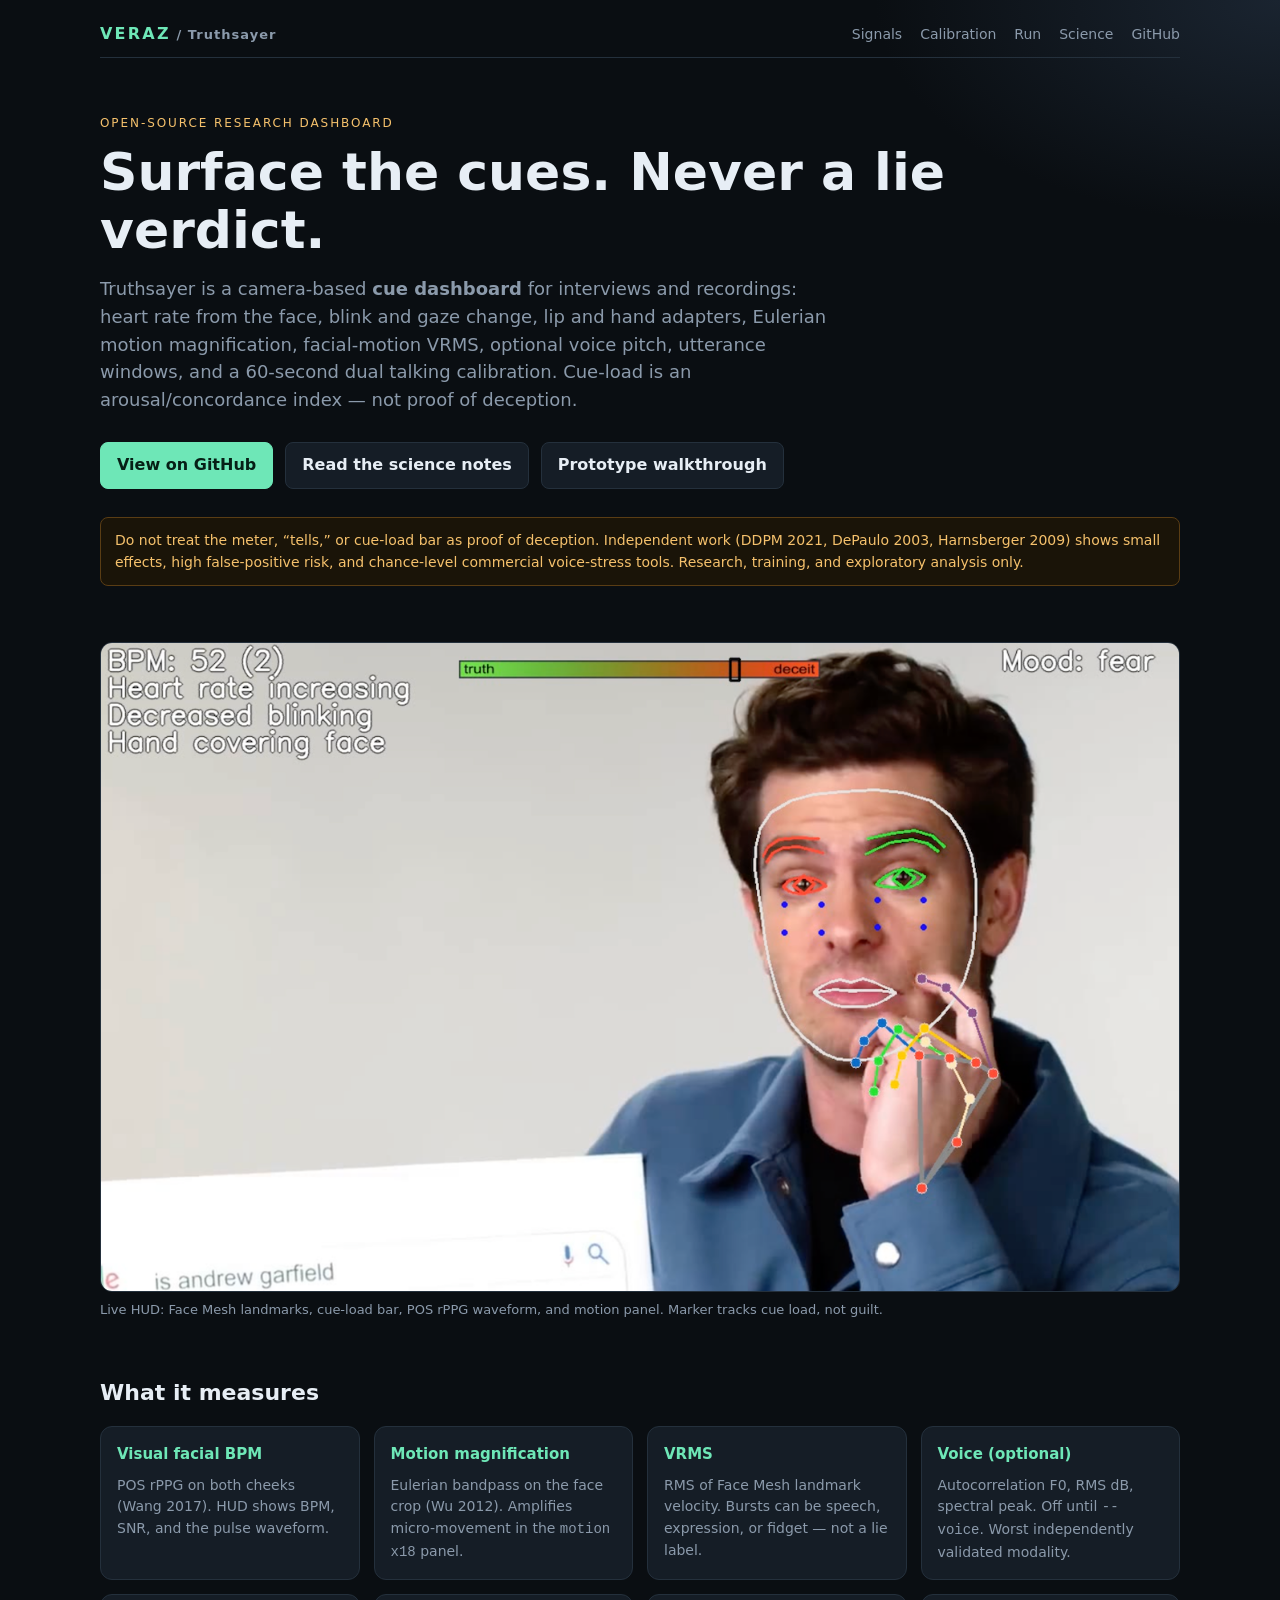
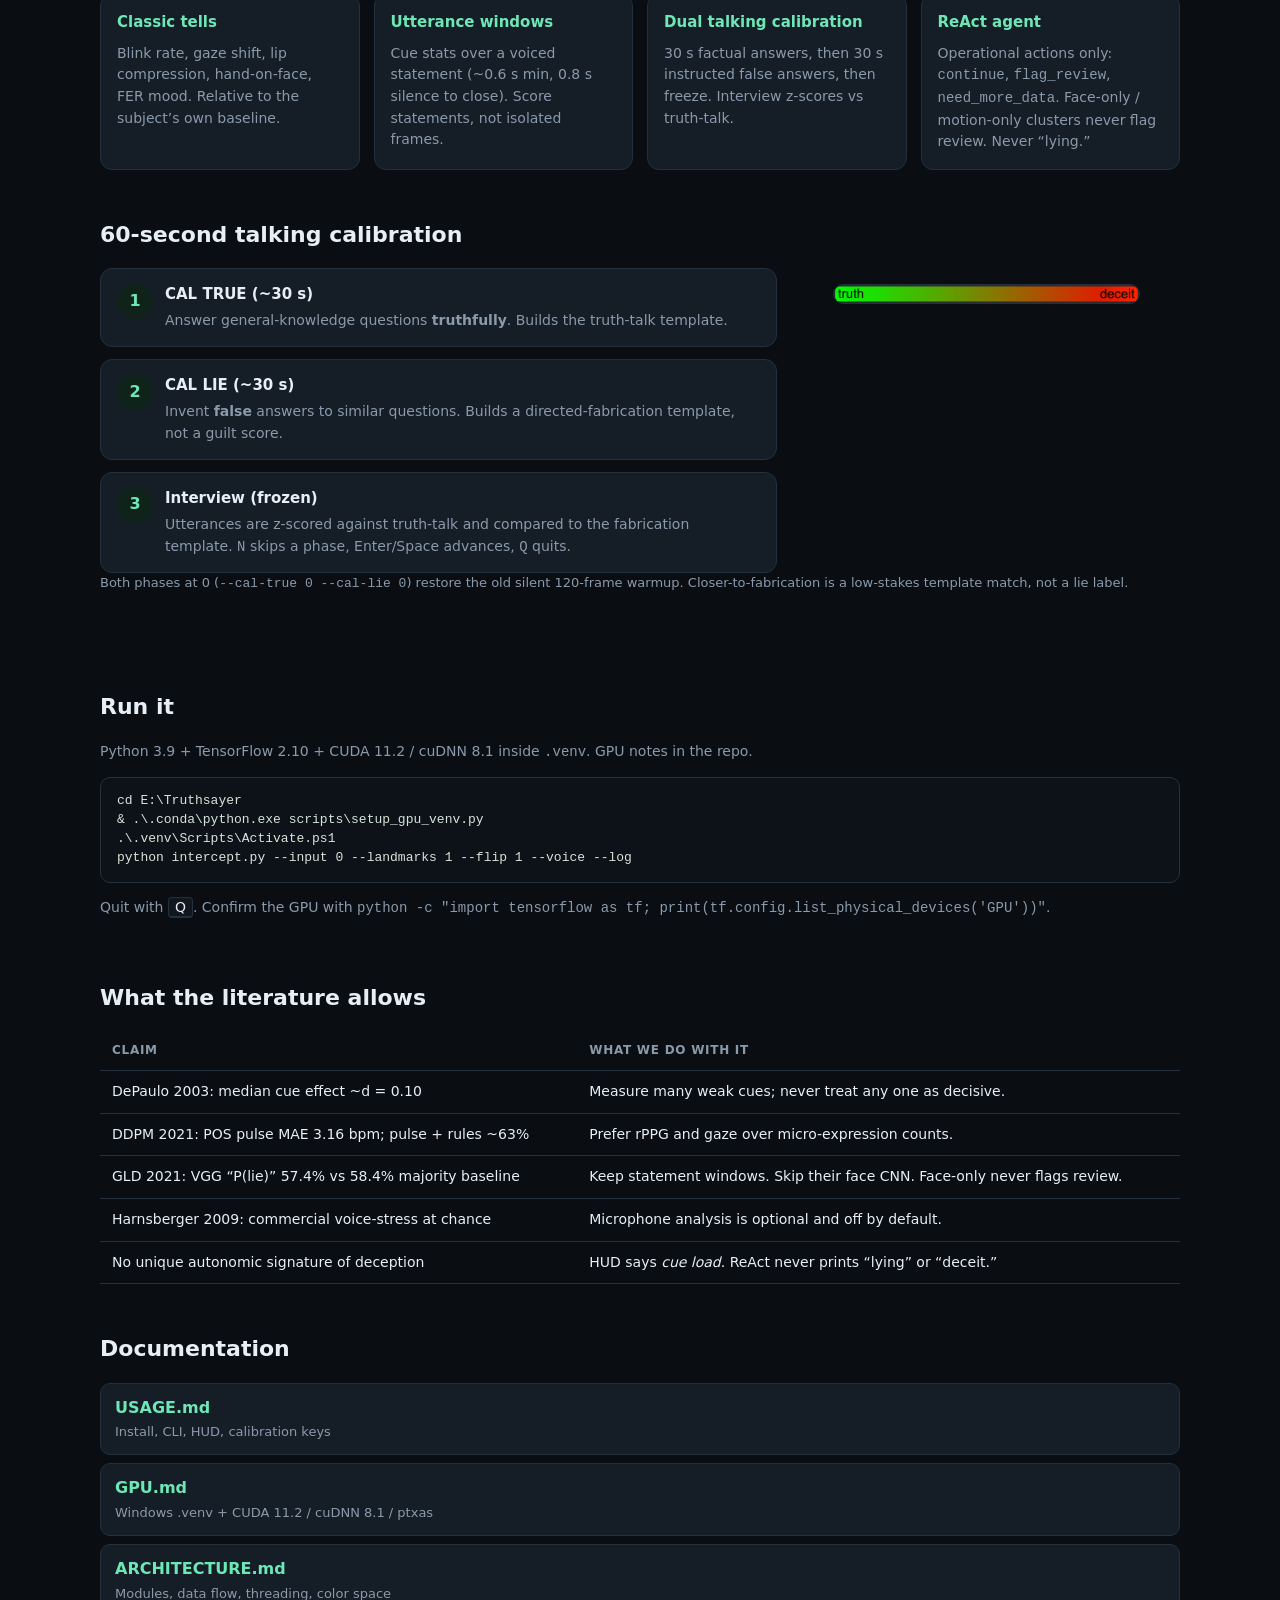
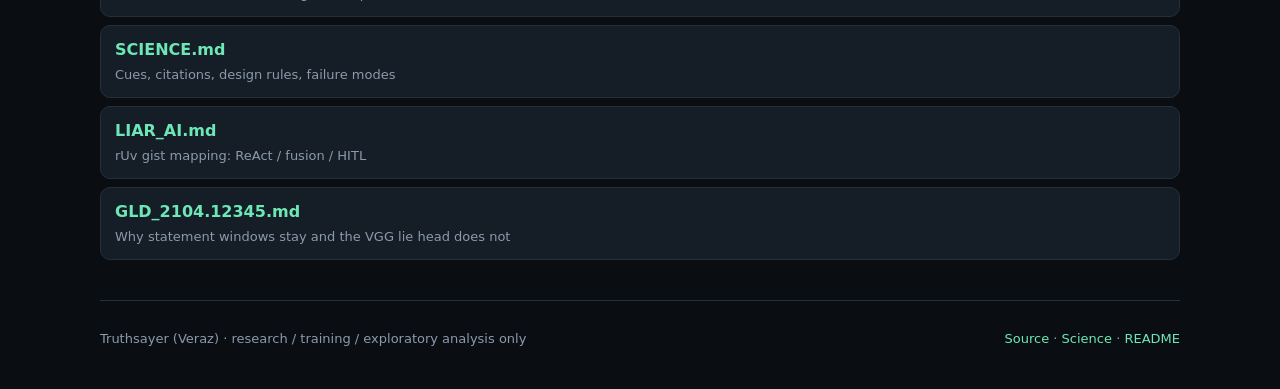
<file: docs/index.html>
<!DOCTYPE html>
<html lang="en">
<head>
  <meta charset="utf-8">
  <meta name="viewport" content="width=device-width, initial-scale=1">
  <title>Truthsayer (Veraz) — cue dashboard, not a lie detector</title>
  <meta name="description" content="Camera-based cue dashboard: visual BPM, motion magnification, VRMS, optional voice, utterance windows, and dual talking calibration. Cue-load only — never a lie verdict.">
  <link rel="canonical" href="https://edwinkestler.github.io/Truthsayer/">
  <meta property="og:title" content="Truthsayer (Veraz)">
  <meta property="og:description" content="Remote cue dashboard for interviews and recordings. Not a lie detector.">
  <meta property="og:type" content="website">
  <meta property="og:url" content="https://edwinkestler.github.io/Truthsayer/">
  <meta property="og:image" content="https://edwinkestler.github.io/Truthsayer/assets/demo.png">
  <meta name="twitter:card" content="summary_large_image">
  <link rel="icon" href="favicon.svg" type="image/svg+xml">
  <link rel="stylesheet" href="assets/style.css">
</head>
<body>
  <a class="skip" href="#main">Skip to content</a>
  <div class="wrap">
    <header>
      <div class="brand"><strong>VERAZ</strong> / Truthsayer</div>
      <nav>
        <a href="#measure">Signals</a>
        <a href="#calibrate">Calibration</a>
        <a href="#run">Run</a>
        <a href="#science">Science</a>
        <a href="https://github.com/EdwinKestler/Truthsayer">GitHub</a>
      </nav>
    </header>

    <main id="main">
      <section class="hero">
        <p class="kicker">Open-source research dashboard</p>
        <h1>Surface the cues. Never a lie verdict.</h1>
        <p class="lede">
          Truthsayer is a camera-based <strong>cue dashboard</strong> for interviews and recordings:
          heart rate from the face, blink and gaze change, lip and hand adapters, Eulerian motion
          magnification, facial-motion VRMS, optional voice pitch, utterance windows, and a 60-second
          dual talking calibration. Cue-load is an arousal/concordance index — not proof of deception.
        </p>
        <div class="cta">
          <a class="btn primary" href="https://github.com/EdwinKestler/Truthsayer">View on GitHub</a>
          <a class="btn" href="https://github.com/EdwinKestler/Truthsayer/blob/master/docs/SCIENCE.md">Read the science notes</a>
          <a class="btn" href="https://youtu.be/5q-BQ2Q_pqI">Prototype walkthrough</a>
        </div>
        <p class="warn">
          Do not treat the meter, “tells,” or cue-load bar as proof of deception.
          Independent work (DDPM 2021, DePaulo 2003, Harnsberger 2009) shows small effects,
          high false-positive risk, and chance-level commercial voice-stress tools.
          Research, training, and exploratory analysis only.
        </p>
      </section>

      <figure class="shot">
        <img src="assets/demo.png" alt="Truthsayer live HUD: face mesh, cue-load bar, BPM, gaze, and motion panel" width="1280" height="720">
      </figure>
      <p class="caption">Live HUD: Face Mesh landmarks, cue-load bar, POS rPPG waveform, and motion panel. Marker tracks cue load, not guilt.</p>

      <section id="measure">
        <h2>What it measures</h2>
        <div class="grid">
          <article class="card">
            <h3>Visual facial BPM</h3>
            <p>POS rPPG on both cheeks (Wang 2017). HUD shows BPM, SNR, and the pulse waveform.</p>
          </article>
          <article class="card">
            <h3>Motion magnification</h3>
            <p>Eulerian bandpass on the face crop (Wu 2012). Amplifies micro-movement in the <code>motion x18</code> panel.</p>
          </article>
          <article class="card">
            <h3>VRMS</h3>
            <p>RMS of Face Mesh landmark velocity. Bursts can be speech, expression, or fidget — not a lie label.</p>
          </article>
          <article class="card">
            <h3>Voice (optional)</h3>
            <p>Autocorrelation F0, RMS dB, spectral peak. Off until <code>--voice</code>. Worst independently validated modality.</p>
          </article>
          <article class="card">
            <h3>Classic tells</h3>
            <p>Blink rate, gaze shift, lip compression, hand-on-face, FER mood. Relative to the subject’s own baseline.</p>
          </article>
          <article class="card">
            <h3>Utterance windows</h3>
            <p>Cue stats over a voiced statement (~0.6 s min, 0.8 s silence to close). Score statements, not isolated frames.</p>
          </article>
          <article class="card">
            <h3>Dual talking calibration</h3>
            <p>30 s factual answers, then 30 s instructed false answers, then freeze. Interview z-scores vs truth-talk.</p>
          </article>
          <article class="card">
            <h3>ReAct agent</h3>
            <p>Operational actions only: <code>continue</code>, <code>flag_review</code>, <code>need_more_data</code>. Face-only / motion-only clusters never flag review. Never “lying.”</p>
          </article>
        </div>
      </section>

      <section id="calibrate">
        <h2>60-second talking calibration</h2>
        <div class="two">
          <div class="steps">
            <div class="step">
              <div>
                <h3>CAL TRUE (~30 s)</h3>
                <p>Answer general-knowledge questions <strong>truthfully</strong>. Builds the truth-talk template.</p>
              </div>
            </div>
            <div class="step">
              <div>
                <h3>CAL LIE (~30 s)</h3>
                <p>Invent <strong>false</strong> answers to similar questions. Builds a directed-fabrication template, not a guilt score.</p>
              </div>
            </div>
            <div class="step">
              <div>
                <h3>Interview (frozen)</h3>
                <p>Utterances are z-scored against truth-talk and compared to the fabrication template. <code>N</code> skips a phase, Enter/Space advances, <code>Q</code> quits.</p>
              </div>
            </div>
          </div>
          <figure class="meter">
            <img src="assets/meter.png" alt="Cue-load meter graphic used as a research remnant in the HUD" width="640" height="640">
          </figure>
        </div>
        <p class="caption">Both phases at 0 (<code>--cal-true 0 --cal-lie 0</code>) restore the old silent 120-frame warmup. Closer-to-fabrication is a low-stakes template match, not a lie label.</p>
      </section>

      <section id="run">
        <h2>Run it</h2>
        <p class="keys">Python 3.9 + TensorFlow 2.10 + CUDA 11.2 / cuDNN 8.1 inside <code>.venv</code>. GPU notes in the repo.</p>
        <pre><code>cd E:\Truthsayer
&amp; .\.conda\python.exe scripts\setup_gpu_venv.py
.\.venv\Scripts\Activate.ps1
python intercept.py --input 0 --landmarks 1 --flip 1 --voice --log</code></pre>
        <p class="keys">Quit with <kbd>Q</kbd>. Confirm the GPU with <code>python -c "import tensorflow as tf; print(tf.config.list_physical_devices('GPU'))"</code>.</p>
      </section>

      <section id="science">
        <h2>What the literature allows</h2>
        <table>
          <thead>
            <tr><th>Claim</th><th>What we do with it</th></tr>
          </thead>
          <tbody>
            <tr>
              <td>DePaulo 2003: median cue effect ~d = 0.10</td>
              <td>Measure many weak cues; never treat any one as decisive.</td>
            </tr>
            <tr>
              <td>DDPM 2021: POS pulse MAE 3.16 bpm; pulse + rules ~63%</td>
              <td>Prefer rPPG and gaze over micro-expression counts.</td>
            </tr>
            <tr>
              <td>GLD 2021: VGG “P(lie)” 57.4% vs 58.4% majority baseline</td>
              <td>Keep statement windows. Skip their face CNN. Face-only never flags review.</td>
            </tr>
            <tr>
              <td>Harnsberger 2009: commercial voice-stress at chance</td>
              <td>Microphone analysis is optional and off by default.</td>
            </tr>
            <tr>
              <td>No unique autonomic signature of deception</td>
              <td>HUD says <em>cue load</em>. ReAct never prints “lying” or “deceit.”</td>
            </tr>
          </tbody>
        </table>
      </section>

      <section id="docs">
        <h2>Documentation</h2>
        <ul class="doc-list">
          <li><a href="https://github.com/EdwinKestler/Truthsayer/blob/master/docs/USAGE.md"><strong>USAGE.md</strong><span>Install, CLI, HUD, calibration keys</span></a></li>
          <li><a href="https://github.com/EdwinKestler/Truthsayer/blob/master/docs/GPU.md"><strong>GPU.md</strong><span>Windows .venv + CUDA 11.2 / cuDNN 8.1 / ptxas</span></a></li>
          <li><a href="https://github.com/EdwinKestler/Truthsayer/blob/master/docs/ARCHITECTURE.md"><strong>ARCHITECTURE.md</strong><span>Modules, data flow, threading, color space</span></a></li>
          <li><a href="https://github.com/EdwinKestler/Truthsayer/blob/master/docs/SCIENCE.md"><strong>SCIENCE.md</strong><span>Cues, citations, design rules, failure modes</span></a></li>
          <li><a href="https://github.com/EdwinKestler/Truthsayer/blob/master/docs/references/LIAR_AI.md"><strong>LIAR_AI.md</strong><span>rUv gist mapping: ReAct / fusion / HITL</span></a></li>
          <li><a href="https://github.com/EdwinKestler/Truthsayer/blob/master/docs/references/GLD_2104.12345.md"><strong>GLD_2104.12345.md</strong><span>Why statement windows stay and the VGG lie head does not</span></a></li>
        </ul>
      </section>
    </main>

    <footer>
      <div>Truthsayer (Veraz) · research / training / exploratory analysis only</div>
      <div>
        <a href="https://github.com/EdwinKestler/Truthsayer">Source</a>
        ·
        <a href="https://github.com/EdwinKestler/Truthsayer/blob/master/docs/SCIENCE.md">Science</a>
        ·
        <a href="https://github.com/EdwinKestler/Truthsayer/blob/master/README.md">README</a>
      </div>
    </footer>
  </div>
</body>
</html>
</file>
<file: docs/assets/style.css>
:root {
  --bg: #0a0e12;
  --bg-2: #10171e;
  --panel: #151d26;
  --line: #24303c;
  --text: #e7eef5;
  --muted: #8b9aab;
  --green: #6ee7b7;
  --amber: #f5c16c;
  --red: #f07178;
  --blue: #7eb8ff;
}

* { box-sizing: border-box; }
html, body { margin: 0; padding: 0; }
body {
  font-family: "Segoe UI", system-ui, sans-serif;
  background: radial-gradient(1200px 600px at 10% -10%, #163024 0%, transparent 50%),
              radial-gradient(900px 500px at 100% 0%, #1a2430 0%, transparent 45%),
              var(--bg);
  color: var(--text);
  line-height: 1.55;
}

a { color: var(--green); text-decoration: none; }
a:hover { text-decoration: underline; }

.wrap { width: min(1080px, calc(100% - 40px)); margin: 0 auto; }

header {
  display: flex;
  align-items: center;
  justify-content: space-between;
  padding: 22px 0 10px;
  border-bottom: 1px solid var(--line);
}
.brand { font-weight: 700; letter-spacing: 0.08em; font-size: 13px; color: var(--muted); }
.brand strong { color: var(--green); font-size: 16px; letter-spacing: 0.14em; }
nav { display: flex; gap: 18px; font-size: 14px; }
nav a { color: var(--muted); }
nav a:hover { color: var(--text); text-decoration: none; }

.hero { padding: 56px 0 28px; }
.kicker {
  color: var(--amber);
  font-size: 12px;
  letter-spacing: 0.16em;
  text-transform: uppercase;
  margin: 0 0 12px;
}
h1 {
  font-size: clamp(32px, 5vw, 52px);
  line-height: 1.1;
  margin: 0 0 16px;
  font-weight: 650;
}
.lede { font-size: 18px; color: var(--muted); max-width: 46rem; margin: 0 0 28px; }
.cta { display: flex; gap: 12px; flex-wrap: wrap; }
.btn {
  display: inline-block;
  padding: 10px 16px;
  border-radius: 8px;
  border: 1px solid var(--line);
  background: var(--panel);
  color: var(--text);
  font-weight: 600;
}
.btn:hover { text-decoration: none; border-color: var(--green); }
.btn.primary { background: var(--green); color: #062016; border-color: var(--green); }

.warn {
  margin: 28px 0 0;
  padding: 12px 14px;
  border: 1px solid #5a3d14;
  background: #1a1408;
  color: var(--amber);
  border-radius: 8px;
  font-size: 14px;
}

.shot {
  margin: 28px 0 8px;
  border: 1px solid var(--line);
  border-radius: 12px;
  overflow: hidden;
  background: #000;
}
.shot img { display: block; width: 100%; height: auto; }
.caption { color: var(--muted); font-size: 13px; margin: 0 0 48px; }

h2 { font-size: 22px; margin: 0 0 16px; }
section { padding: 8px 0 40px; }

.grid {
  display: grid;
  grid-template-columns: repeat(auto-fit, minmax(230px, 1fr));
  gap: 14px;
}
.card {
  background: var(--panel);
  border: 1px solid var(--line);
  border-radius: 12px;
  padding: 16px;
}
.card h3 { margin: 0 0 8px; font-size: 15px; color: var(--green); }
.card p { margin: 0; color: var(--muted); font-size: 14px; }

.steps { counter-reset: step; display: grid; gap: 12px; }
.step {
  display: grid;
  grid-template-columns: 36px 1fr;
  gap: 12px;
  align-items: start;
  background: var(--panel);
  border: 1px solid var(--line);
  border-radius: 12px;
  padding: 14px 16px;
}
.step::before {
  counter-increment: step;
  content: counter(step);
  width: 36px;
  height: 36px;
  border-radius: 50%;
  background: #0f231a;
  color: var(--green);
  display: grid;
  place-items: center;
  font-weight: 700;
}
.step h3 { margin: 0 0 4px; font-size: 15px; }
.step p { margin: 0; color: var(--muted); font-size: 14px; }

pre {
  background: #0d1218;
  border: 1px solid var(--line);
  border-radius: 10px;
  padding: 14px 16px;
  overflow-x: auto;
  font-size: 13px;
  line-height: 1.45;
  color: #d5e4d8;
}
code { font-family: ui-monospace, "Cascadia Code", Consolas, monospace; }

.keys { color: var(--muted); font-size: 14px; }
kbd {
  font-family: inherit;
  background: var(--bg-2);
  border: 1px solid var(--line);
  border-bottom-width: 2px;
  border-radius: 4px;
  padding: 1px 6px;
  color: var(--text);
}

.two {
  display: grid;
  grid-template-columns: 1.4fr 0.8fr;
  gap: 16px;
  align-items: start;
}
.meter {
  border: 1px solid var(--line);
  border-radius: 12px;
  overflow: hidden;
  background: #000;
}
.meter img { display: block; width: 100%; height: auto; }

table {
  width: 100%;
  border-collapse: collapse;
  font-size: 14px;
}
th, td {
  text-align: left;
  padding: 10px 12px;
  border-bottom: 1px solid var(--line);
  vertical-align: top;
}
th { color: var(--muted); font-weight: 600; font-size: 12px; letter-spacing: 0.06em; text-transform: uppercase; }
td code { font-size: 12px; color: var(--blue); }

.doc-list { list-style: none; margin: 0; padding: 0; display: grid; gap: 8px; }
.doc-list a {
  display: block;
  background: var(--panel);
  border: 1px solid var(--line);
  border-radius: 10px;
  padding: 12px 14px;
  color: var(--text);
}
.doc-list a:hover { border-color: var(--green); text-decoration: none; }
.doc-list strong { color: var(--green); }
.doc-list span { display: block; color: var(--muted); font-size: 13px; margin-top: 2px; }

footer {
  border-top: 1px solid var(--line);
  padding: 28px 0 48px;
  color: var(--muted);
  font-size: 13px;
  display: flex;
  justify-content: space-between;
  gap: 16px;
  flex-wrap: wrap;
}

.skip {
  position: absolute;
  left: -999px;
}
.skip:focus {
  left: 12px;
  top: 12px;
  background: var(--green);
  color: #062016;
  padding: 8px 12px;
  border-radius: 6px;
  z-index: 10;
}

@media (max-width: 800px) {
  .two { grid-template-columns: 1fr; }
}
@media (max-width: 640px) {
  header { flex-direction: column; align-items: flex-start; gap: 10px; }
  h1 { font-size: 32px; }
}
</file>
